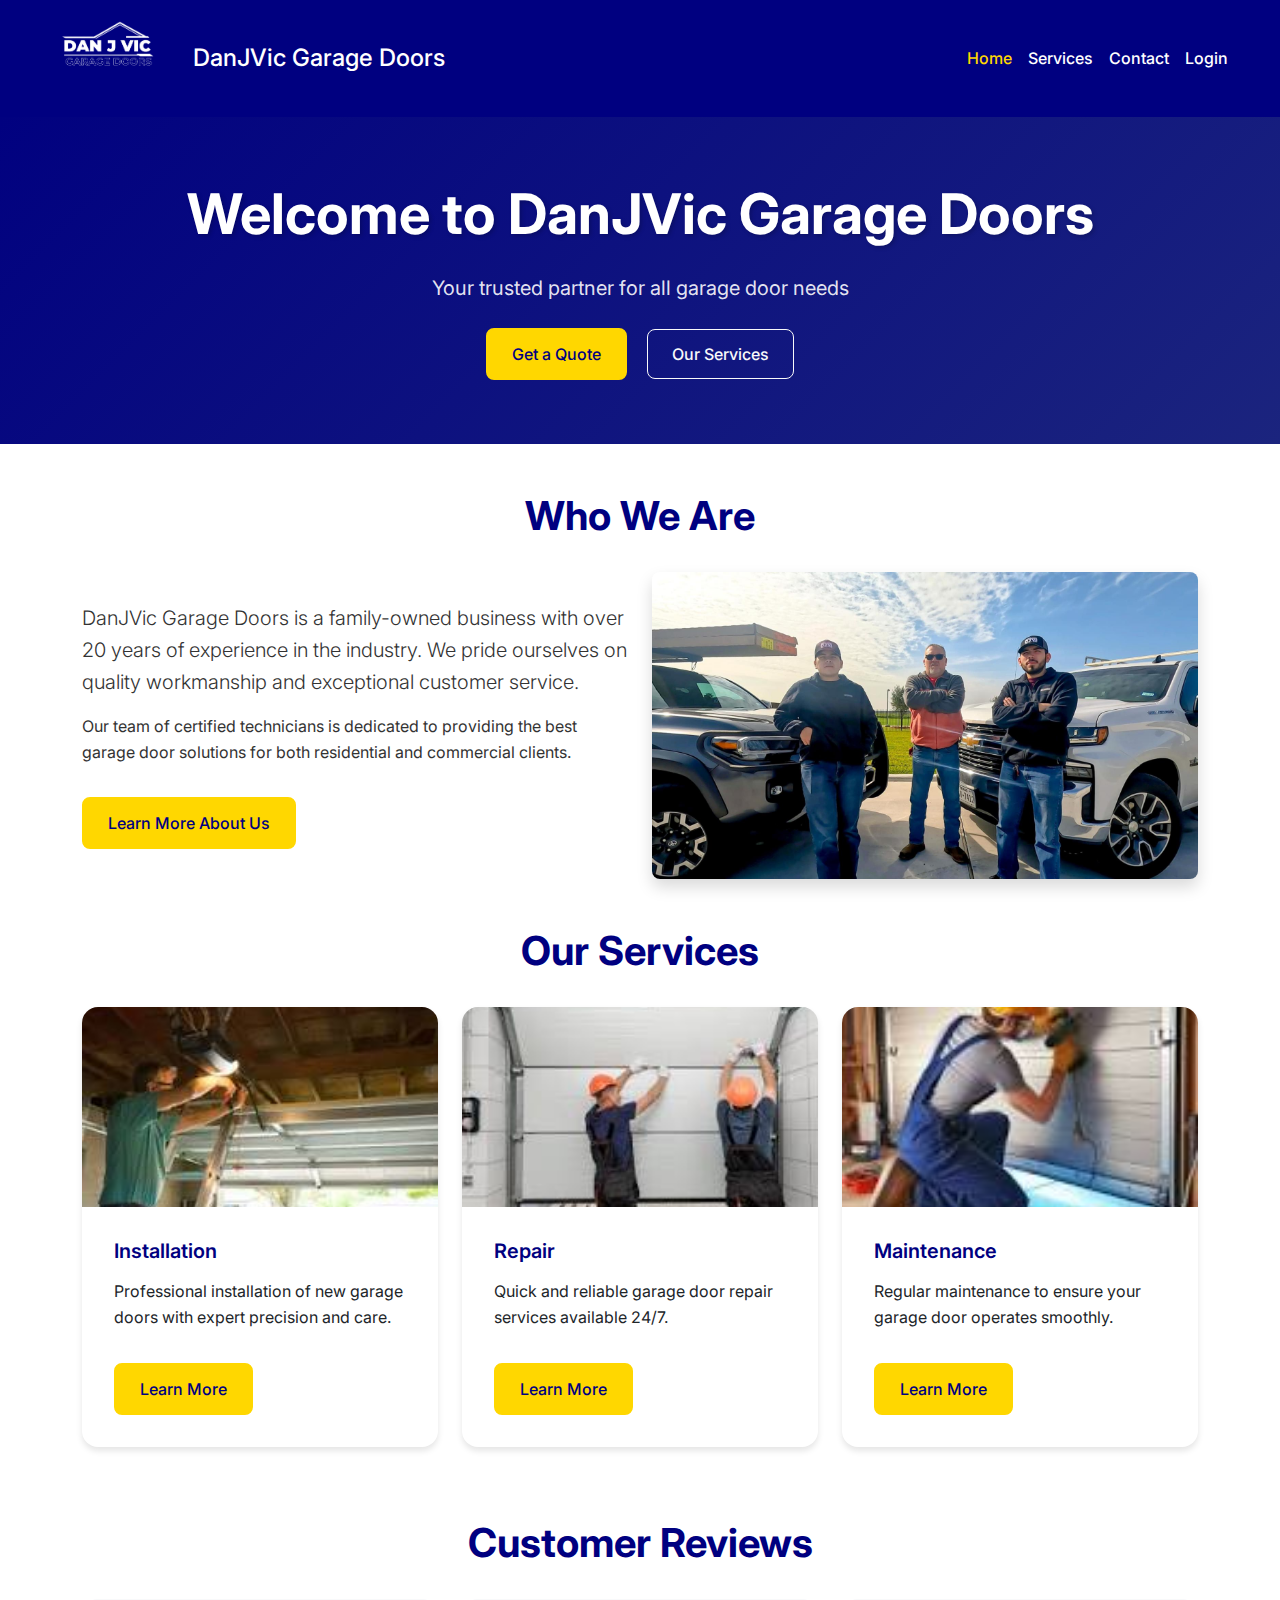
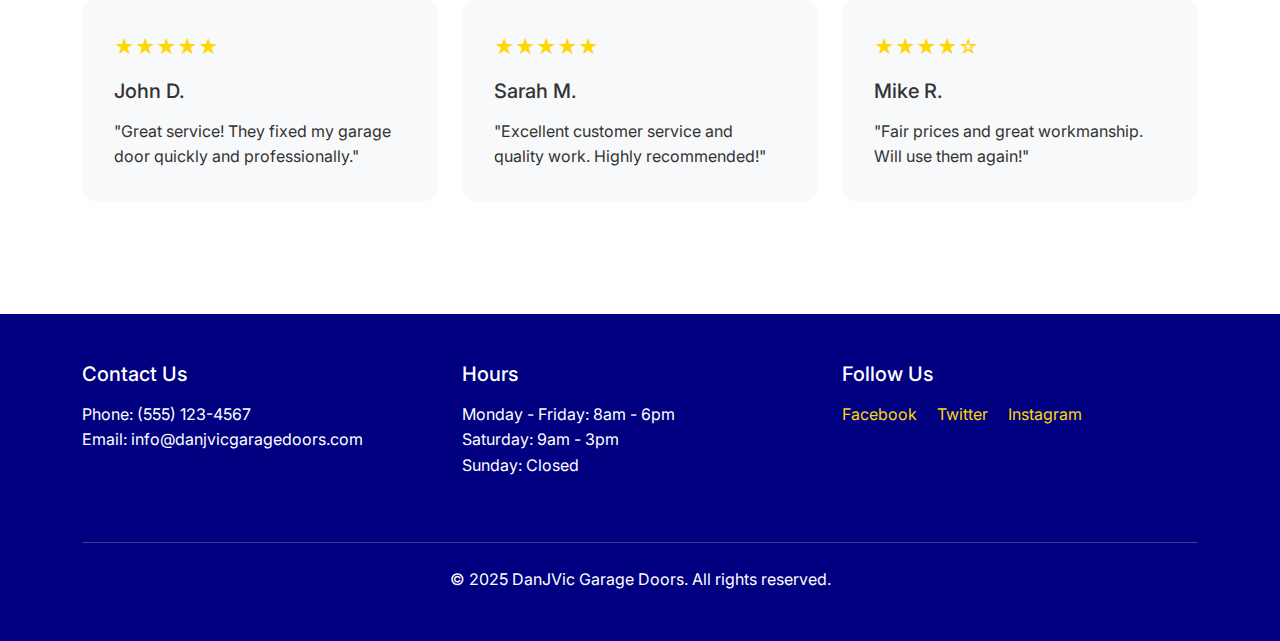
<file: index.html>
<!DOCTYPE html>
<html lang="en">
<head>
    <meta charset="UTF-8">
    <meta name="viewport" content="width=device-width, initial-scale=1.0">
    <title>DanJVic Garage Doors - Home</title>
    <link href="https://cdn.jsdelivr.net/npm/bootstrap@5.3.0-alpha1/dist/css/bootstrap.min.css" rel="stylesheet">
    <link href="https://fonts.googleapis.com/css2?family=Inter:wght@400;500;600;700&display=swap" rel="stylesheet">
    <link rel="stylesheet" href="styles.css">
</head>
<body>
    <nav class="navbar navbar-expand-lg">
    <div class="container-fluid">
        <a class="navbar-brand" href="#">
            <img src="img/logo.png" alt="DanJVic Logo">
            <span>DanJVic Garage Doors</span>
        </a>
        <button class="navbar-toggler" type="button" data-bs-toggle="collapse" data-bs-target="#navbarNav">
            <span class="navbar-toggler-icon"></span>
        </button>
        <div class="collapse navbar-collapse" id="navbarNav">
            <ul class="navbar-nav">
                <li class="nav-item">
                    <a class="nav-link active" href="#">Home</a>
                </li>
                <li class="nav-item">
                    <a class="nav-link" href="services.html">Services</a>
                </li>
                <li class="nav-item">
                    <a class="nav-link" href="contact.html">Contact</a>
                </li>
                <li class="nav-item">
                    <a class="nav-link" href="admin-login.html">Login</a>
                </li>
            </ul>
        </div>
    </div>
</nav>

    <header class="hero-section">
        <div class="container">
            <div class="hero-content text-center">
                <h1 class="hero-title animate-fade-in">Welcome to DanJVic Garage Doors</h1>
                <p class="hero-subtitle animate-fade-in">Your trusted partner for all garage door needs</p>
                <div class="mt-4">
                    <a href="contact.html" class="btn btn-yellow me-3">Get a Quote</a>
                    <a href="services.html" class="btn btn-outline-light">Our Services</a>
                </div>
            </div>
        </div>
    </header>

    <main class="container my-5">
        <section id="who-we-are" class="mb-5 animate-fade-in">
            <h2 class="section-title">Who We Are</h2>
            <div class="row align-items-center">
                <div class="col-md-6">
                    <p class="lead">DanJVic Garage Doors is a family-owned business with over 20 years of experience in the industry. We pride ourselves on quality workmanship and exceptional customer service.</p>
                    <p>Our team of certified technicians is dedicated to providing the best garage door solutions for both residential and commercial clients.</p>
                    <a href="about.html" class="btn btn-yellow mt-3">Learn More About Us</a>
                </div>
                <div class="col-md-6">
                    <img src="img/team.jpg" alt="Our Team" class="img-fluid rounded-3 shadow">
                </div>
            </div>
        </section>

        <section id="services" class="mb-5">
            <h2 class="section-title">Our Services</h2>
            <div class="row">
                <div class="col-md-4 mb-4">
                    <div class="card h-100">
                        <img src="img/instalation.jpg" class="card-img-top" alt="Installation">
                        <div class="card-body">
                            <h3 class="card-title h5">Installation</h3>
                            <p class="card-text">Professional installation of new garage doors with expert precision and care.</p>
                            <a href="services.html#installation" class="btn btn-yellow mt-3">Learn More</a>
                        </div>
                    </div>
                </div>
                <div class="col-md-4 mb-4">
                    <div class="card h-100">
                        <img src="img/repairs.jpg" class="card-img-top" alt="Repair">
                        <div class="card-body">
                            <h3 class="card-title h5">Repair</h3>
                            <p class="card-text">Quick and reliable garage door repair services available 24/7.</p>
                            <a href="services.html#repair" class="btn btn-yellow mt-3">Learn More</a>
                        </div>
                    </div>
                </div>
                <div class="col-md-4 mb-4">
                    <div class="card h-100">
                        <img src="img/maintenance.jpg" class="card-img-top" alt="Maintenance">
                        <div class="card-body">
                            <h3 class="card-title h5">Maintenance</h3>
                            <p class="card-text">Regular maintenance to ensure your garage door operates smoothly.</p>
                            <a href="services.html#maintenance" class="btn btn-yellow mt-3">Learn More</a>
                        </div>
                    </div>
                </div>
            </div>
        </section>

        <section id="reviews" class="mb-5">
            <h2 class="section-title">Customer Reviews</h2>
            <div class="row">
                <div class="col-md-4 mb-4">
                    <div class="review-card">
                        <div class="review-stars">★★★★★</div>
                        <h3 class="h5 mb-3">John D.</h3>
                        <p class="mb-0">"Great service! They fixed my garage door quickly and professionally."</p>
                    </div>
                </div>
                <div class="col-md-4 mb-4">
                    <div class="review-card">
                        <div class="review-stars">★★★★★</div>
                        <h3 class="h5 mb-3">Sarah M.</h3>
                        <p class="mb-0">"Excellent customer service and quality work. Highly recommended!"</p>
                    </div>
                </div>
                <div class="col-md-4 mb-4">
                    <div class="review-card">
                        <div class="review-stars">★★★★☆</div>
                        <h3 class="h5 mb-3">Mike R.</h3>
                        <p class="mb-0">"Fair prices and great workmanship. Will use them again!"</p>
                    </div>
                </div>
            </div>
        </section>
    </main>

    <footer class="footer">
        <div class="container">
            <div class="row">
                <div class="col-md-4 mb-4">
                    <h4 class="h5 mb-3">Contact Us</h4>
                    <p>Phone: (555) 123-4567<br>
                    Email: info@danjvicgaragedoors.com</p>
                </div>
                <div class="col-md-4 mb-4">
                    <h4 class="h5 mb-3">Hours</h4>
                    <p>Monday - Friday: 8am - 6pm<br>
                    Saturday: 9am - 3pm<br>
                    Sunday: Closed</p>
                </div>
                <div class="col-md-4 mb-4">
                    <h4 class="h5 mb-3">Follow Us</h4>
                    <div class="social-links">
                        <a href="#" class="me-3">Facebook</a>
                        <a href="#" class="me-3">Twitter</a>
                        <a href="#">Instagram</a>
                    </div>
                </div>
            </div>
            <hr class="mt-4 mb-4 border-light">
            <p class="text-center mb-0">&copy; 2025 DanJVic Garage Doors. All rights reserved.</p>
        </div>
    </footer>

    <script src="https://cdn.jsdelivr.net/npm/bootstrap@5.3.0-alpha1/dist/js/bootstrap.bundle.min.js"></script>
</body>
</html>
</file>
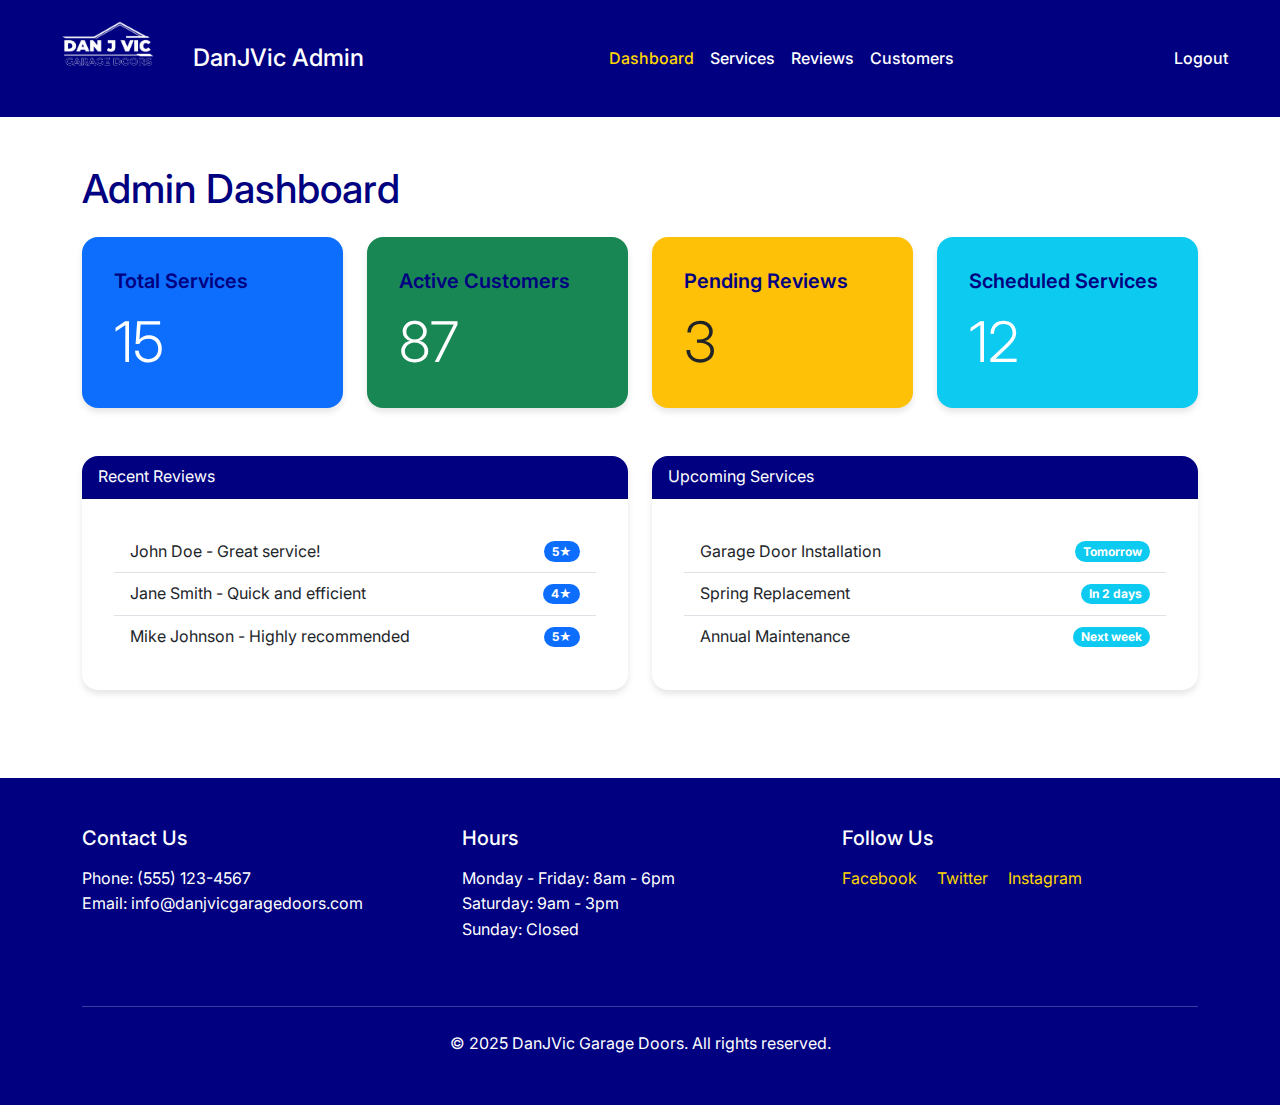
<file: admin-dashboard.html>
<!DOCTYPE html>
<html lang="en">
<head>
    <meta charset="UTF-8">
    <meta name="viewport" content="width=device-width, initial-scale=1.0">
    <title>DanJVic Garage Doors - Admin Dashboard</title>
    <link href="https://cdn.jsdelivr.net/npm/bootstrap@5.3.0-alpha1/dist/css/bootstrap.min.css" rel="stylesheet">
    <link href="https://fonts.googleapis.com/css2?family=Inter:wght@400;500;600;700&display=swap" rel="stylesheet">
    <link rel="stylesheet" href="styles.css">
</head>
<body>
    <nav class="navbar navbar-expand-lg">
        <div class="container-fluid">
            <a class="navbar-brand" href="#">
                <img src="img/logo.png" alt="DanJVic Logo">
                <span>DanJVic Admin</span>
            </a>
            <button class="navbar-toggler" type="button" data-bs-toggle="collapse" data-bs-target="#navbarNav">
                <span class="navbar-toggler-icon"></span>
            </button>
            <div class="collapse navbar-collapse" id="navbarNav">
                <ul class="navbar-nav">
                    <li class="nav-item">
                        <a class="nav-link active" href="#">Dashboard</a>
                    </li>
                    <li class="nav-item">
                        <a class="nav-link" href="#">Services</a>
                    </li>
                    <li class="nav-item">
                        <a class="nav-link" href="#">Reviews</a>
                    </li>
                    <li class="nav-item">
                        <a class="nav-link" href="#">Customers</a>
                    </li>
                </ul>
                <ul class="navbar-nav ms-auto">
                    <li class="nav-item">
                        <a class="nav-link" href="admin-login.html">Logout</a>
                    </li>
                </ul>
            </div>
        </div>
    </nav>

    <main class="container my-5">
        <h1 class="text-navy-blue mb-4">Admin Dashboard</h1>
        
        <div class="row">
            <div class="col-md-3 mb-4">
                <div class="card bg-primary text-white">
                    <div class="card-body">
                        <h5 class="card-title">Total Services</h5>
                        <p class="card-text display-4">15</p>
                    </div>
                </div>
            </div>
            <div class="col-md-3 mb-4">
                <div class="card bg-success text-white">
                    <div class="card-body">
                        <h5 class="card-title">Active Customers</h5>
                        <p class="card-text display-4">87</p>
                    </div>
                </div>
            </div>
            <div class="col-md-3 mb-4">
                <div class="card bg-warning text-dark">
                    <div class="card-body">
                        <h5 class="card-title">Pending Reviews</h5>
                        <p class="card-text display-4">3</p>
                    </div>
                </div>
            </div>
            <div class="col-md-3 mb-4">
                <div class="card bg-info text-white">
                    <div class="card-body">
                        <h5 class="card-title">Scheduled Services</h5>
                        <p class="card-text display-4">12</p>
                    </div>
                </div>
            </div>
        </div>

        <div class="row mt-4">
            <div class="col-md-6 mb-4">
                <div class="card">
                    <div class="card-header bg-navy-blue text-white">
                        Recent Reviews
                    </div>
                    <div class="card-body">
                        <ul class="list-group list-group-flush">
                            <li class="list-group-item d-flex justify-content-between align-items-center">
                                John Doe - Great service!
                                <span class="badge bg-primary rounded-pill">5★</span>
                            </li>
                            <li class="list-group-item d-flex justify-content-between align-items-center">
                                Jane Smith - Quick and efficient
                                <span class="badge bg-primary rounded-pill">4★</span>
                            </li>
                            <li class="list-group-item d-flex justify-content-between align-items-center">
                                Mike Johnson - Highly recommended
                                <span class="badge bg-primary rounded-pill">5★</span>
                            </li>
                        </ul>
                    </div>
                </div>
            </div>
            <div class="col-md-6 mb-4">
                <div class="card">
                    <div class="card-header bg-navy-blue text-white">
                        Upcoming Services
                    </div>
                    <div class="card-body">
                        <ul class="list-group list-group-flush">
                            <li class="list-group-item d-flex justify-content-between align-items-center">
                                Garage Door Installation
                                <span class="badge bg-info rounded-pill">Tomorrow</span>
                            </li>
                            <li class="list-group-item d-flex justify-content-between align-items-center">
                                Spring Replacement
                                <span class="badge bg-info rounded-pill">In 2 days</span>
                            </li>
                            <li class="list-group-item d-flex justify-content-between align-items-center">
                                Annual Maintenance
                                <span class="badge bg-info rounded-pill">Next week</span>
                            </li>
                        </ul>
                    </div>
                </div>
            </div>
        </div>
    </main>

    <footer class="footer">
        <div class="container">
            <div class="row">
                <div class="col-md-4 mb-4">
                    <h4 class="h5 mb-3">Contact Us</h4>
                    <p>Phone: (555) 123-4567<br>
                    Email: info@danjvicgaragedoors.com</p>
                </div>
                <div class="col-md-4 mb-4">
                    <h4 class="h5 mb-3">Hours</h4>
                    <p>Monday - Friday: 8am - 6pm<br>
                    Saturday: 9am - 3pm<br>
                    Sunday: Closed</p>
                </div>
                <div class="col-md-4 mb-4">
                    <h4 class="h5 mb-3">Follow Us</h4>
                    <div class="social-links">
                        <a href="#" class="me-3">Facebook</a>
                        <a href="#" class="me-3">Twitter</a>
                        <a href="#">Instagram</a>
                    </div>
                </div>
            </div>
            <hr class="mt-4 mb-4 border-light">
            <p class="text-center mb-0">&copy; 2025 DanJVic Garage Doors. All rights reserved.</p>
        </div>
    </footer>

    <script src="https://cdn.jsdelivr.net/npm/bootstrap@5.3.0-alpha1/dist/js/bootstrap.bundle.min.js"></script>
</body>
</html>
</file>
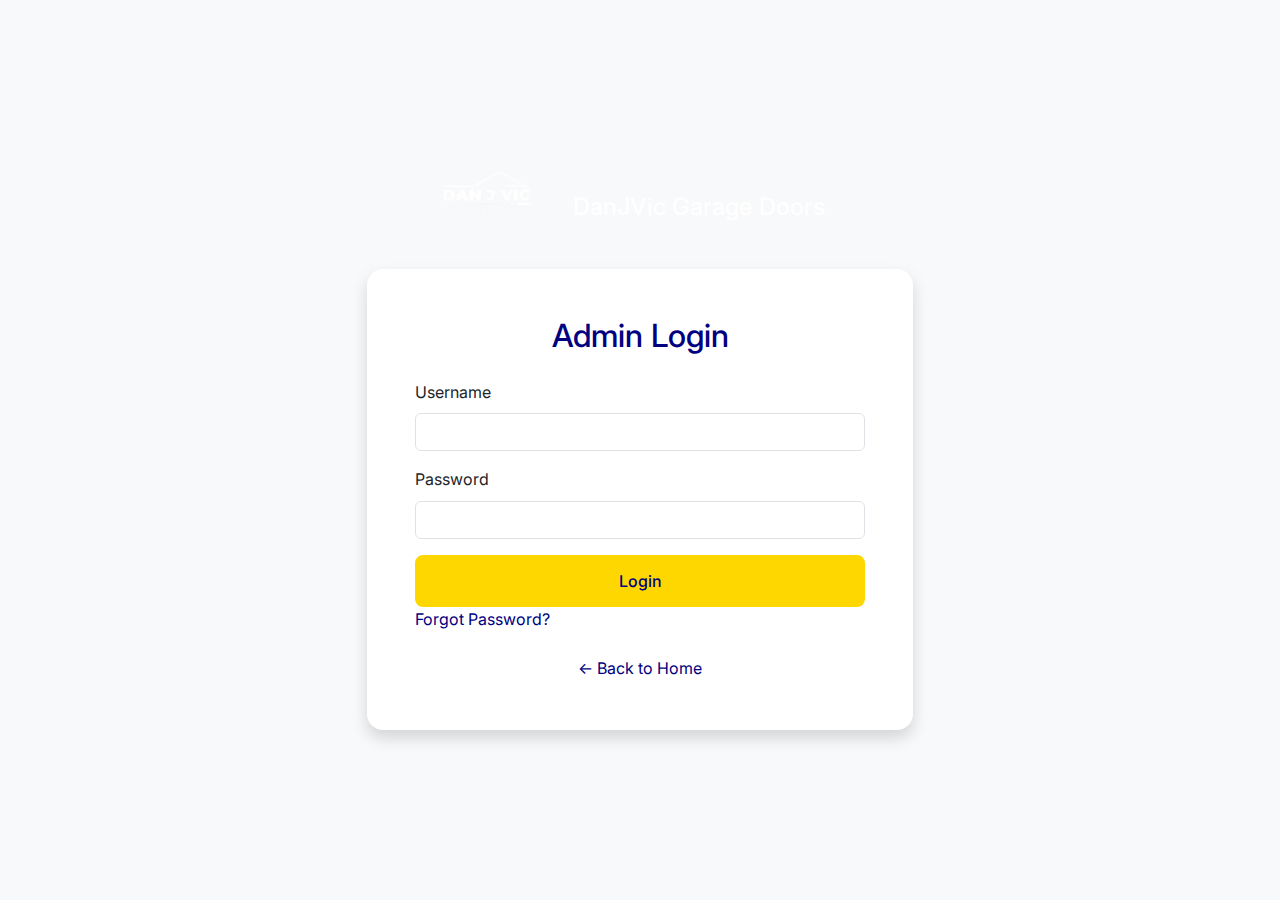
<file: admin-login.html>
<!DOCTYPE html>
<html lang="en">
<head>
    <meta charset="UTF-8">
    <meta name="viewport" content="width=device-width, initial-scale=1.0">
    <title>DanJVic Garage Doors - Admin Login</title>
    <link href="https://cdn.jsdelivr.net/npm/bootstrap@5.3.0-alpha1/dist/css/bootstrap.min.css" rel="stylesheet">
    <link href="https://fonts.googleapis.com/css2?family=Inter:wght@400;500;600;700&display=swap" rel="stylesheet">
    <link rel="stylesheet" href="styles.css">
</head>
<body class="bg-light">
    <div class="container">
        <div class="row justify-content-center align-items-center min-vh-100">
            <div class="col-md-6">
                <div class="text-center mb-4">
                    <a href="index.html" class="navbar-brand justify-content-center">
                        <img src="img/logo.png" alt="DanJVic Logo">
                        <span>DanJVic Garage Doors</span>
                    </a>
                </div>
                <div class="card shadow">
                    <div class="card-body p-5">
                        <h2 class="text-center text-navy-blue mb-4">Admin Login</h2>
                        <form action="admin-dashboard.html">
                            <div class="mb-3">
                                <label for="username" class="form-label">Username</label>
                                <input type="text" class="form-control" id="username" required>
                            </div>
                            <div class="mb-3">
                                <label for="password" class="form-label">Password</label>
                                <input type="password" class="form-control" id="password" required>
                            </div>
                            <div class="d-grid">
                                <button type="submit" class="btn btn-yellow" >Login</button>
                                <a href="admin-dashboard.html" class="text-navy-blue text-decoration-none">Forgot Password?</a>
                            </div>
                        </form>
                        <div class="text-center mt-4">
                            <a href="index.html" class="text-navy-blue text-decoration-none">← Back to Home</a>
                        </div>
                    </div>
                </div>
            </div>
        </div>
    </div>

    <script src="https://cdn.jsdelivr.net/npm/bootstrap@5.3.0-alpha1/dist/js/bootstrap.bundle.min.js"></script>
</body>
</html>
</file>
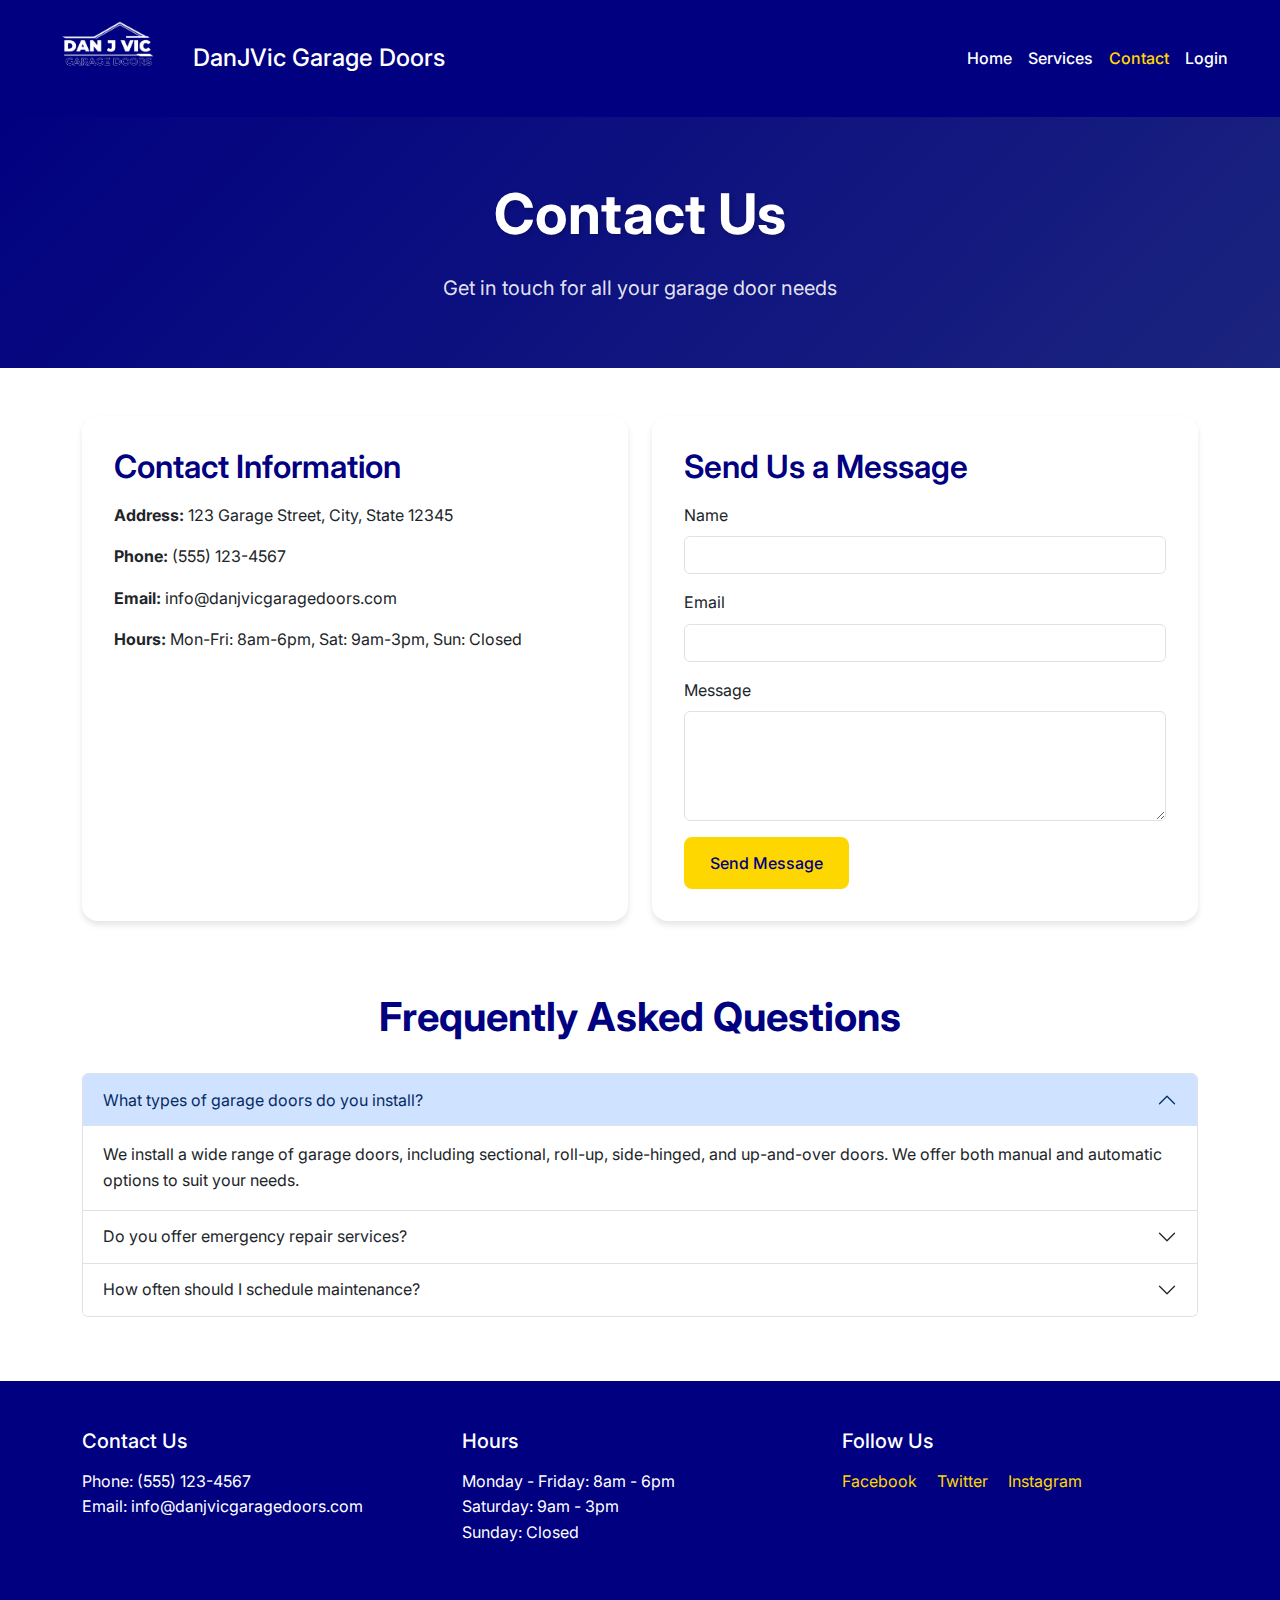
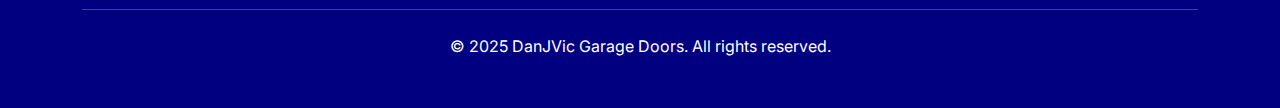
<file: contact.html>
<!DOCTYPE html>
<html lang="en">
<head>
    <meta charset="UTF-8">
    <meta name="viewport" content="width=device-width, initial-scale=1.0">
    <title>DanJVic Garage Doors - Contact</title>
    <link href="https://cdn.jsdelivr.net/npm/bootstrap@5.3.0-alpha1/dist/css/bootstrap.min.css" rel="stylesheet">
    <link href="https://fonts.googleapis.com/css2?family=Inter:wght@400;500;600;700&display=swap" rel="stylesheet">
    <link rel="stylesheet" href="styles.css">
</head>
<body>
    <nav class="navbar navbar-expand-lg">
        <div class="container-fluid">
            <a class="navbar-brand" href="#">
                <img src="img/logo.png" alt="DanJVic Logo">
                <span>DanJVic Garage Doors</span>
            </a>
            <button class="navbar-toggler" type="button" data-bs-toggle="collapse" data-bs-target="#navbarNav">
                <span class="navbar-toggler-icon"></span>
            </button>
            <div class="collapse navbar-collapse" id="navbarNav">
                <ul class="navbar-nav">
                    <li class="nav-item">
                        <a class="nav-link" href="index.html">Home</a>
                    </li>
                    <li class="nav-item">
                        <a class="nav-link" href="services.html">Services</a>
                    </li>
                    <li class="nav-item">
                        <a class="nav-link active" href="#">Contact</a>
                    </li>
                    <li class="nav-item">
                        <a class="nav-link" href="admin-login.html">Login</a>
                    </li>
                </ul>
            </div>
        </div>
    </nav>

    <header class="hero-section">
        <div class="container">
            <div class="hero-content text-center">
                <h1 class="hero-title animate-fade-in">Contact Us</h1>
                <p class="hero-subtitle animate-fade-in">Get in touch for all your garage door needs</p>
            </div>
        </div>
    </header>

    <main class="container my-5">
        <div class="row">
            <div class="col-md-6 mb-4">
                <div class="card h-100">
                    <div class="card-body">
                        <h2 class="card-title">Contact Information</h2>
                        <ul class="list-unstyled">
                            <li class="mb-3"><strong>Address:</strong> 123 Garage Street, City, State 12345</li>
                            <li class="mb-3"><strong>Phone:</strong> (555) 123-4567</li>
                            <li class="mb-3"><strong>Email:</strong> info@danjvicgaragedoors.com</li>
                            <li class="mb-3"><strong>Hours:</strong> Mon-Fri: 8am-6pm, Sat: 9am-3pm, Sun: Closed</li>
                        </ul>
                    </div>
                </div>
            </div>
            <div class="col-md-6 mb-4">
                <div class="card h-100">
                    <div class="card-body">
                        <h2 class="card-title">Send Us a Message</h2>
                        <form>
                            <div class="mb-3">
                                <label for="name" class="form-label">Name</label>
                                <input type="text" class="form-control" id="name" required>
                            </div>
                            <div class="mb-3">
                                <label for="email" class="form-label">Email</label>
                                <input type="email" class="form-control" id="email" required>
                            </div>
                            <div class="mb-3">
                                <label for="message" class="form-label">Message</label>
                                <textarea class="form-control" id="message" rows="4" required></textarea>
                            </div>
                            <button type="submit" class="btn btn-yellow">Send Message</button>
                        </form>
                    </div>
                </div>
            </div>
        </div>

        <section id="faq" class="mt-5">
            <h2 class="section-title">Frequently Asked Questions</h2>
            <div class="accordion" id="faqAccordion">
                <div class="accordion-item">
                    <h3 class="accordion-header" id="faqHeading1">
                        <button class="accordion-button" type="button" data-bs-toggle="collapse" data-bs-target="#faqCollapse1">
                            What types of garage doors do you install?
                        </button>
                    </h3>
                    <div id="faqCollapse1" class="accordion-collapse collapse show" aria-labelledby="faqHeading1" data-bs-parent="#faqAccordion">
                        <div class="accordion-body">
                            We install a wide range of garage doors, including sectional, roll-up, side-hinged, and up-and-over doors. We offer both manual and automatic options to suit your needs.
                        </div>
                    </div>
                </div>
                <div class="accordion-item">
                    <h3 class="accordion-header" id="faqHeading2">
                        <button class="accordion-button collapsed" type="button" data-bs-toggle="collapse" data-bs-target="#faqCollapse2">
                            Do you offer emergency repair services?
                        </button>
                    </h3>
                    <div id="faqCollapse2" class="accordion-collapse collapse" aria-labelledby="faqHeading2" data-bs-parent="#faqAccordion">
                        <div class="accordion-body">
                            Yes, we offer 24/7 emergency repair services. Our team is always ready to assist you with urgent garage door issues.
                        </div>
                    </div>
                </div>
                <div class="accordion-item">
                    <h3 class="accordion-header" id="faqHeading3">
                        <button class="accordion-button collapsed" type="button" data-bs-toggle="collapse" data-bs-target="#faqCollapse3">
                            How often should I schedule maintenance?
                        </button>
                    </h3>
                    <div id="faqCollapse3" class="accordion-collapse collapse" aria-labelledby="faqHeading3" data-bs-parent="#faqAccordion">
                        <div class="accordion-body">
                            We recommend scheduling maintenance at least once a year to ensure your garage door operates safely and efficiently. However, if you use your garage door frequently, bi-annual maintenance may be beneficial.
                        </div>
                    </div>
                </div>
            </div>
        </section>
    </main>

    <footer class="footer">
        <div class="container">
            <div class="row">
                <div class="col-md-4 mb-4">
                    <h4 class="h5 mb-3">Contact Us</h4>
                    <p>Phone: (555) 123-4567<br>
                    Email: info@danjvicgaragedoors.com</p>
                </div>
                <div class="col-md-4 mb-4">
                    <h4 class="h5 mb-3">Hours</h4>
                    <p>Monday - Friday: 8am - 6pm<br>
                    Saturday: 9am - 3pm<br>
                    Sunday: Closed</p>
                </div>
                <div class="col-md-4 mb-4">
                    <h4 class="h5 mb-3">Follow Us</h4>
                    <div class="social-links">
                        <a href="#" class="me-3">Facebook</a>
                        <a href="#" class="me-3">Twitter</a>
                        <a href="#">Instagram</a>
                    </div>
                </div>
            </div>
            <hr class="mt-4 mb-4 border-light">
            <p class="text-center mb-0">&copy; 2025 DanJVic Garage Doors. All rights reserved.</p>
        </div>
    </footer>

    <script src="https://cdn.jsdelivr.net/npm/bootstrap@5.3.0-alpha1/dist/js/bootstrap.bundle.min.js"></script>
</body>
</html>
</file>
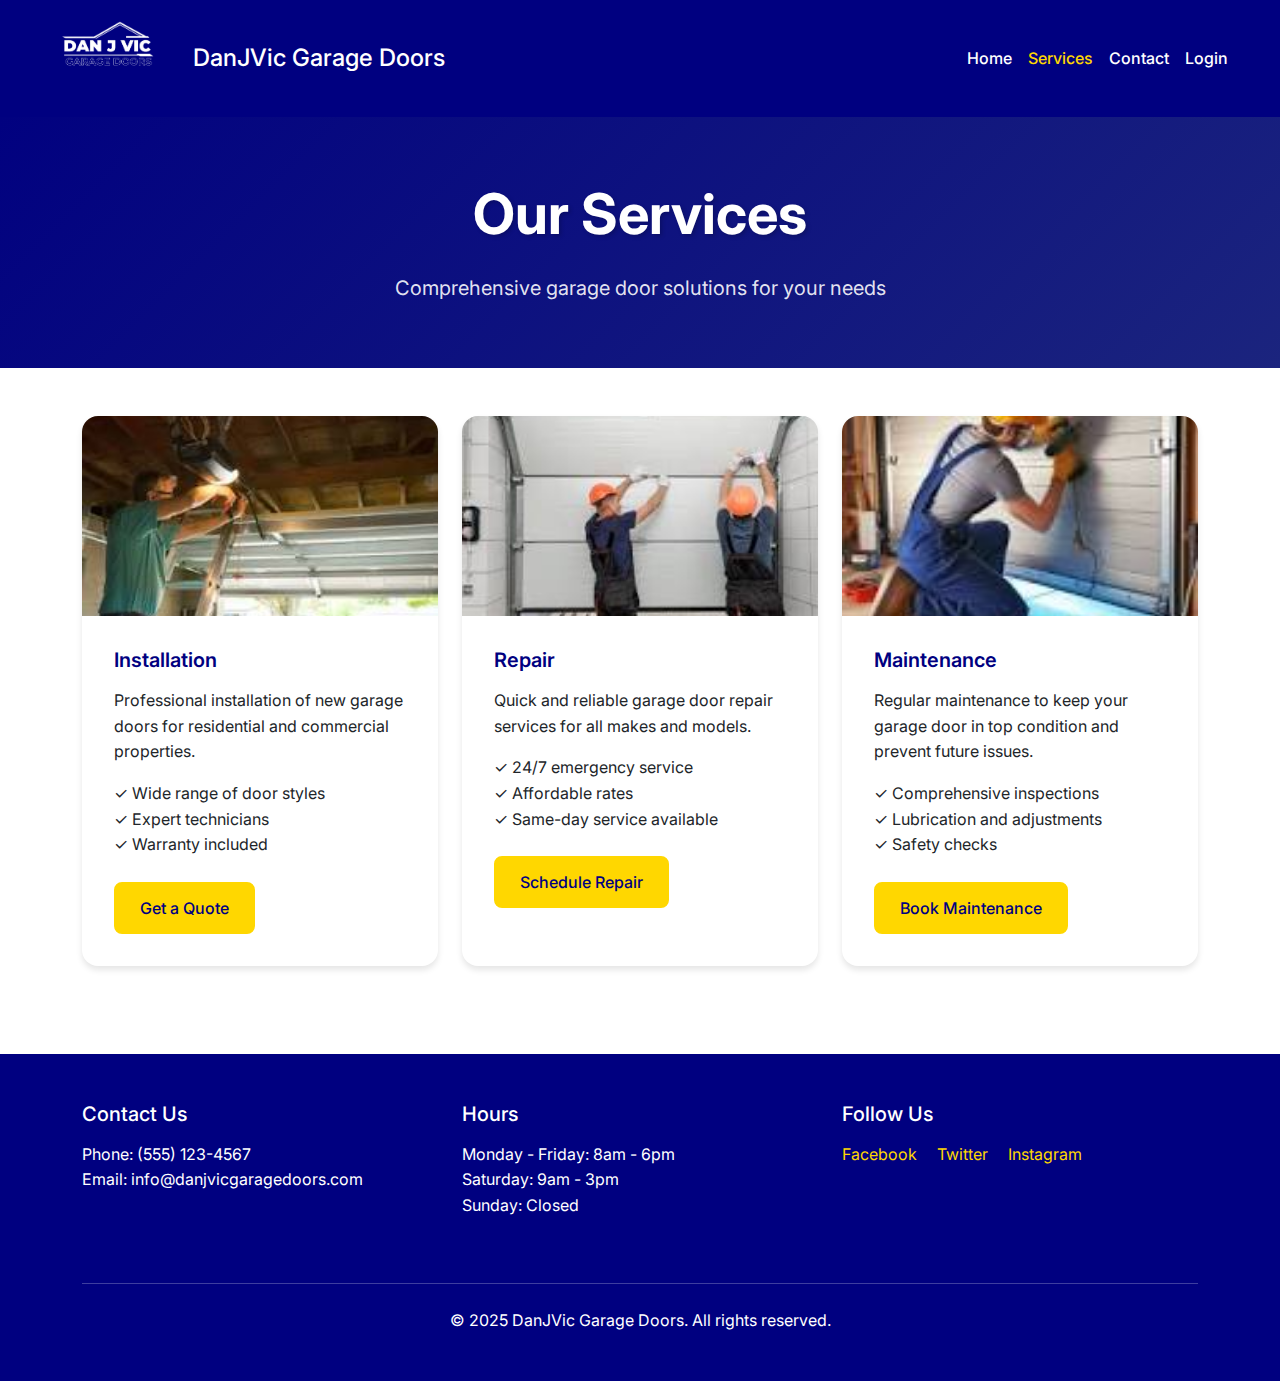
<file: services.html>
<!DOCTYPE html>
<html lang="en">
<head>
    <meta charset="UTF-8">
    <meta name="viewport" content="width=device-width, initial-scale=1.0">
    <title>DanJVic Garage Doors - Services</title>
    <link href="https://cdn.jsdelivr.net/npm/bootstrap@5.3.0-alpha1/dist/css/bootstrap.min.css" rel="stylesheet">
    <link href="https://fonts.googleapis.com/css2?family=Inter:wght@400;500;600;700&display=swap" rel="stylesheet">
    <link rel="stylesheet" href="styles.css">
</head>
<body>
    <nav class="navbar navbar-expand-lg">
        <div class="container-fluid">
            <a class="navbar-brand" href="#">
                <img src="img/logo.png" alt="DanJVic Logo">
                <span>DanJVic Garage Doors</span>
            </a>
            <button class="navbar-toggler" type="button" data-bs-toggle="collapse" data-bs-target="#navbarNav">
                <span class="navbar-toggler-icon"></span>
            </button>
            <div class="collapse navbar-collapse" id="navbarNav">
                <ul class="navbar-nav">
                    <li class="nav-item">
                        <a class="nav-link" href="index.html">Home</a>
                    </li>
                    <li class="nav-item">
                        <a class="nav-link active" href="#">Services</a>
                    </li>
                    <li class="nav-item">
                        <a class="nav-link" href="contact.html">Contact</a>
                    </li>
                    <li class="nav-item">
                        <a class="nav-link" href="admin-login.html">Login</a>
                    </li>
                </ul>
            </div>
        </div>
    </nav>

    <header class="hero-section">
        <div class="container">
            <div class="hero-content text-center">
                <h1 class="hero-title animate-fade-in">Our Services</h1>
                <p class="hero-subtitle animate-fade-in">Comprehensive garage door solutions for your needs</p>
            </div>
        </div>
    </header>

    <main class="container my-5">
        <section id="services-list">
            <div class="row">
                <div class="col-md-4 mb-4">
                    <div class="card h-100">
                        <img src="img/instalation.jpg" class="card-img-top" alt="Installation">
                        <div class="card-body">
                            <h5 class="card-title">Installation</h5>
                            <p class="card-text">Professional installation of new garage doors for residential and commercial properties.</p>
                            <ul class="list-unstyled mb-4">
                                <li>✓ Wide range of door styles</li>
                                <li>✓ Expert technicians</li>
                                <li>✓ Warranty included</li>
                            </ul>
                            <a href="#" class="btn btn-yellow">Get a Quote</a>
                        </div>
                    </div>
                </div>
                <div class="col-md-4 mb-4">
                    <div class="card h-100">
                        <img src="img/repairs.jpg" class="card-img-top" alt="Repair">
                        <div class="card-body">
                            <h5 class="card-title">Repair</h5>
                            <p class="card-text">Quick and reliable garage door repair services for all makes and models.</p>
                            <ul class="list-unstyled mb-4">
                                <li>✓ 24/7 emergency service</li>
                                <li>✓ Affordable rates</li>
                                <li>✓ Same-day service available</li>
                            </ul>
                            <a href="#" class="btn btn-yellow">Schedule Repair</a>
                        </div>
                    </div>
                </div>
                <div class="col-md-4 mb-4">
                    <div class="card h-100">
                        <img src="img/maintenance.jpg" class="card-img-top" alt="Maintenance">
                        <div class="card-body">
                            <h5 class="card-title">Maintenance</h5>
                            <p class="card-text">Regular maintenance to keep your garage door in top condition and prevent future issues.</p>
                            <ul class="list-unstyled mb-4">
                                <li>✓ Comprehensive inspections</li>
                                <li>✓ Lubrication and adjustments</li>
                                <li>✓ Safety checks</li>
                            </ul>
                            <a href="#" class="btn btn-yellow">Book Maintenance</a>
                        </div>
                    </div>
                </div>
            </div>
        </section>
    </main>

    <footer class="footer">
        <div class="container">
            <div class="row">
                <div class="col-md-4 mb-4">
                    <h4 class="h5 mb-3">Contact Us</h4>
                    <p>Phone: (555) 123-4567<br>
                    Email: info@danjvicgaragedoors.com</p>
                </div>
                <div class="col-md-4 mb-4">
                    <h4 class="h5 mb-3">Hours</h4>
                    <p>Monday - Friday: 8am - 6pm<br>
                    Saturday: 9am - 3pm<br>
                    Sunday: Closed</p>
                </div>
                <div class="col-md-4 mb-4">
                    <h4 class="h5 mb-3">Follow Us</h4>
                    <div class="social-links">
                        <a href="#" class="me-3">Facebook</a>
                        <a href="#" class="me-3">Twitter</a>
                        <a href="#">Instagram</a>
                    </div>
                </div>
            </div>
            <hr class="mt-4 mb-4 border-light">
            <p class="text-center mb-0">&copy; 2025 DanJVic Garage Doors. All rights reserved.</p>
        </div>
    </footer>

    <script src="https://cdn.jsdelivr.net/npm/bootstrap@5.3.0-alpha1/dist/js/bootstrap.bundle.min.js"></script>
</body>
</html>
</file>
<file: styles.css>
:root {
    --navy-blue: #000080;
    --yellow: #ffd700;
    --light-gray: #f8f9fa;
    --white: #ffffff;
  }
  
  /* Reset y estilos base */
  * {
    margin: 0;
    padding: 0;
    box-sizing: border-box;
  }
  
  body {
    font-family: "Inter", -apple-system, BlinkMacSystemFont, "Segoe UI", Roboto, Oxygen, Ubuntu, Cantarell, sans-serif;
    line-height: 1.6;
    color: #333;
    background-color: var(--white);
  }
  
  /* Navbar */
  .navbar {
    padding: 1rem 2rem;
    background-color: #000080;
  }
  
  .navbar-brand {
    display: flex;
    align-items: center;
    gap: 1rem;
    margin-right: 2rem;
  }
  
  .navbar-brand img {
    height: 75px;
    width: auto;
  }
  
  .navbar-nav {
    margin-left: auto;
  }
  
  .navbar-nav .nav-link {
    color: white !important;
    padding: 0.5rem 1rem;
    font-weight: 500;
  }
  
  .navbar-nav .nav-link:hover,
  .navbar-nav .nav-link.active {
    color: var(--yellow) !important;
  }
  
  .navbar-brand span {
    color: white;
    font-size: 1.5rem;
    font-weight: 500;
  }
  
  /* Header/Hero Section */
  .hero-section {
    background: linear-gradient(135deg, var(--navy-blue) 0%, #1a237e 100%);
    padding: 4rem 0;
    position: relative;
    overflow: hidden;
  }
  
  .hero-section::before {
    content: "";
    position: absolute;
    top: 0;
    left: 0;
    right: 0;
    bottom: 0;
    background: url('data:image/svg+xml,<svg xmlns="http://www.w3.org/2000/svg" viewBox="0 0 100 100"><rect fill="rgba(255,255,255,0.03)" x="0" y="0" width="100" height="100"/></svg>');
    opacity: 0.1;
  }
  
  .hero-content {
    position: relative;
    z-index: 1;
  }
  
  .hero-title {
    font-size: 3.5rem;
    font-weight: 700;
    margin-bottom: 1.5rem;
    line-height: 1.2;
    color: var(--white);
    text-shadow: 2px 2px 4px rgba(0, 0, 0, 0.2);
  }
  
  .hero-subtitle {
    font-size: 1.25rem;
    color: rgba(255, 255, 255, 0.9);
    max-width: 600px;
    margin: 0 auto;
  }
  
  /* Cards y Secciones */
  .card {
    border: none;
    border-radius: 1rem;
    box-shadow: 0 4px 6px rgba(0, 0, 0, 0.1);
    transition: transform 0.3s ease, box-shadow 0.3s ease;
    overflow: hidden;
  }
  
  .card:hover {
    transform: translateY(-5px);
    box-shadow: 0 8px 12px rgba(0, 0, 0, 0.15);
  }
  
  .card-img-top {
    height: 200px;
    object-fit: cover;
  }
  
  .card-body {
    padding: 2rem;
  }
  
  .card-title {
    color: var(--navy-blue);
    font-weight: 600;
    margin-bottom: 1rem;
  }
  
  .section-title {
    font-size: 2.5rem;
    font-weight: 700;
    color: var(--navy-blue);
    margin-bottom: 2rem;
    text-align: center;
  }
  
  /* Botones */
  .btn {
    padding: 0.75rem 1.5rem;
    font-weight: 500;
    border-radius: 0.5rem;
    transition: all 0.3s ease;
  }
  
  .btn-yellow {
    background-color: var(--yellow);
    color: var(--navy-blue);
    border: 2px solid var(--yellow);
  }
  
  .btn-yellow:hover {
    background-color: transparent;
    color: var(--yellow);
    border-color: var(--yellow);
  }
  
  /* Reviews */
  .review-card {
    background-color: var(--light-gray);
    padding: 2rem;
    border-radius: 1rem;
    margin-bottom: 1.5rem;
  }
  
  .review-stars {
    color: var(--yellow);
    font-size: 1.25rem;
    margin-bottom: 1rem;
  }
  
  /* Footer */
  .footer {
    background-color: var(--navy-blue);
    color: var(--white);
    padding: 3rem 0;
    margin-top: 4rem;
  }
  
  .footer a {
    color: var(--yellow);
    text-decoration: none;
    transition: opacity 0.3s ease;
  }
  
  .footer a:hover {
    opacity: 0.8;
  }
  
  /* Responsive */
  @media (max-width: 768px) {
    .hero-title {
      font-size: 2.5rem;
    }
  
    .section-title {
      font-size: 2rem;
    }
  
    .navbar-brand img {
      height: 35px;
    }
  
    .card-body {
      padding: 1.5rem;
    }
  }
  
  /* Animaciones */
  @keyframes fadeIn {
    from {
      opacity: 0;
      transform: translateY(20px);
    }
    to {
      opacity: 1;
      transform: translateY(0);
    }
  }
  
  .animate-fade-in {
    animation: fadeIn 0.6s ease forwards;
  }
  
  /* Utilidades */
  .text-navy-blue {
    color: var(--navy-blue);
  }
  
  .bg-navy-blue {
    background-color: var(--navy-blue);
  }
  
  .text-yellow {
    color: var(--yellow);
  }
  
  .bg-light-gray {
    background-color: var(--light-gray);
  }
</file>
